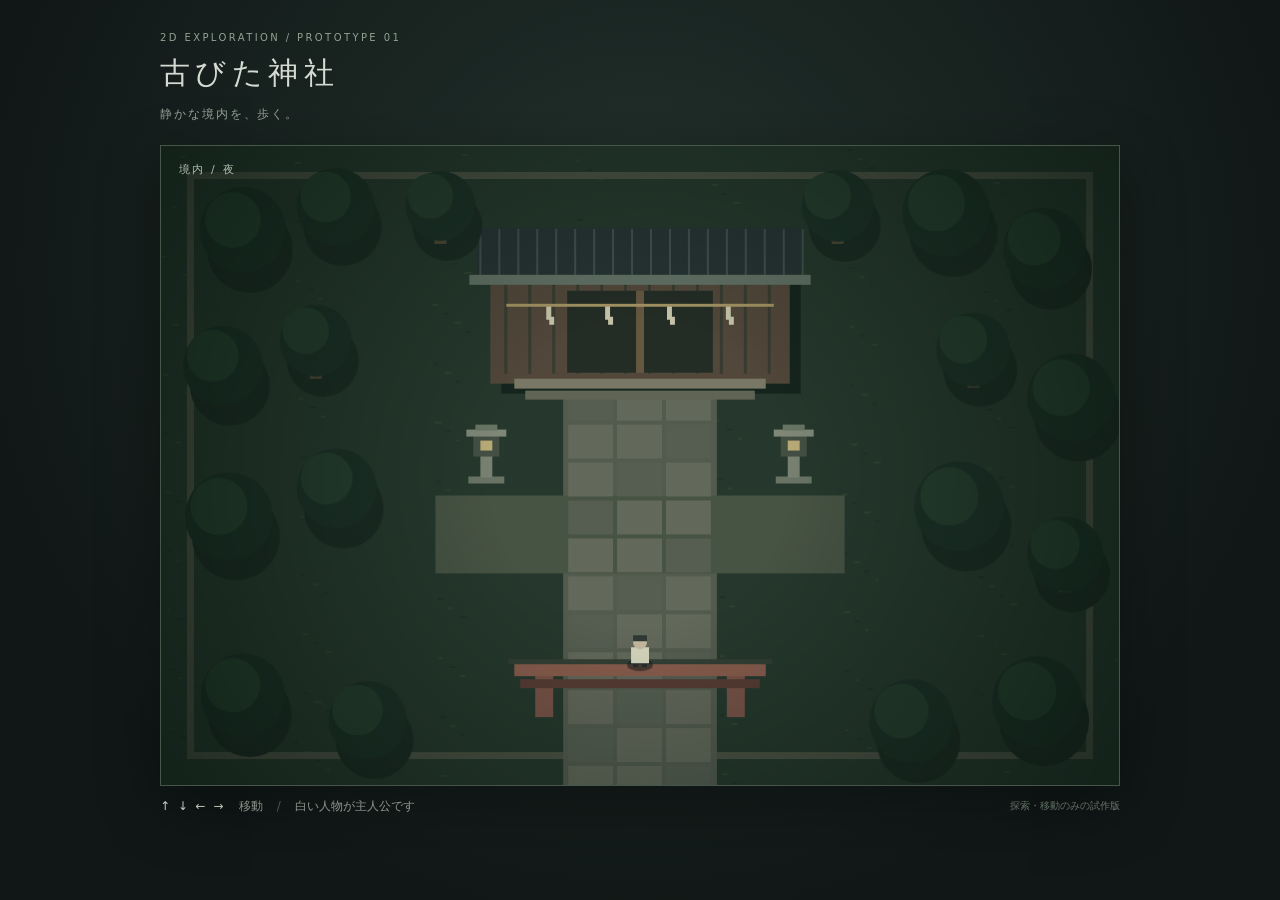
<file: index.html>
<!doctype html>
<html lang="ja">
<head>
  <meta charset="utf-8">
  <meta name="viewport" content="width=device-width, initial-scale=1">
  <title>古びた神社 — 探索の土台</title>
  <link rel="stylesheet" href="style.css">
</head>
<body>
  <main>
    <header><p class="eyebrow">2D EXPLORATION / PROTOTYPE 01</p><h1>古びた神社</h1><p class="subtitle">静かな境内を、歩く。</p></header>
    <div class="game-frame"><canvas id="game" width="960" height="640" tabindex="0" aria-label="古びた神社の境内。矢印キーで主人公を移動できます。">Canvas対応のブラウザで開いてください。</canvas><span class="map-label">境内 / 夜</span></div>
    <footer><p><span class="keys">↑ ↓ ← →</span> 移動 <span class="divider">/</span> 白い人物が主人公です</p><p class="note">探索・移動のみの試作版</p></footer>
  </main>
  <script src="game.js"></script>
</body>
</html>
</file>
<file: style.css>
:root { color-scheme: dark; font-family: system-ui, sans-serif; background: #101716; color: #d5dbd3; }
* { box-sizing: border-box; }
body { margin: 0; min-height: 100vh; background: radial-gradient(ellipse at 50% 30%, #22312c, #101716 75%); }
main { width: min(100% - 40px, 960px); margin: 0 auto; padding: 32px 0 24px; }
header { margin-bottom: 22px; }
.eyebrow { font-size: 10px; letter-spacing: .24em; color: #90a392; margin: 0 0 10px; }
h1 { font-family: "Yu Mincho", serif; font-weight: 500; font-size: 30px; letter-spacing: .18em; margin: 0; }
.subtitle { font-size: 12px; letter-spacing: .16em; color: #96a299; margin-bottom: 0; }
.game-frame { position: relative; border: 1px solid #47564a; box-shadow: 0 20px 60px #0005; }
canvas { display: block; width: 100%; height: auto; background: #26372c; outline: none; }
canvas:focus-visible { outline: 2px solid #b5c4a1; outline-offset: 3px; }
.map-label { position: absolute; top: 16px; left: 18px; font-size: 11px; letter-spacing: .2em; color: #b3bcae; pointer-events: none; }
footer { display: flex; justify-content: space-between; align-items: center; gap: 12px; font-size: 12px; color: #a8b3a8; }
.keys { color: #e1e5d7; letter-spacing: .16em; margin-right: 10px; }
.divider { color: #57695c; margin: 0 10px; }
.note { font-size: 10px; color: #76877b; }
@media (max-width: 600px) { main { width: calc(100% - 24px); padding-top: 20px; } h1 { font-size: 24px; } footer { display: block; font-size: 11px; } .divider { margin: 0 4px; } }
</file>
